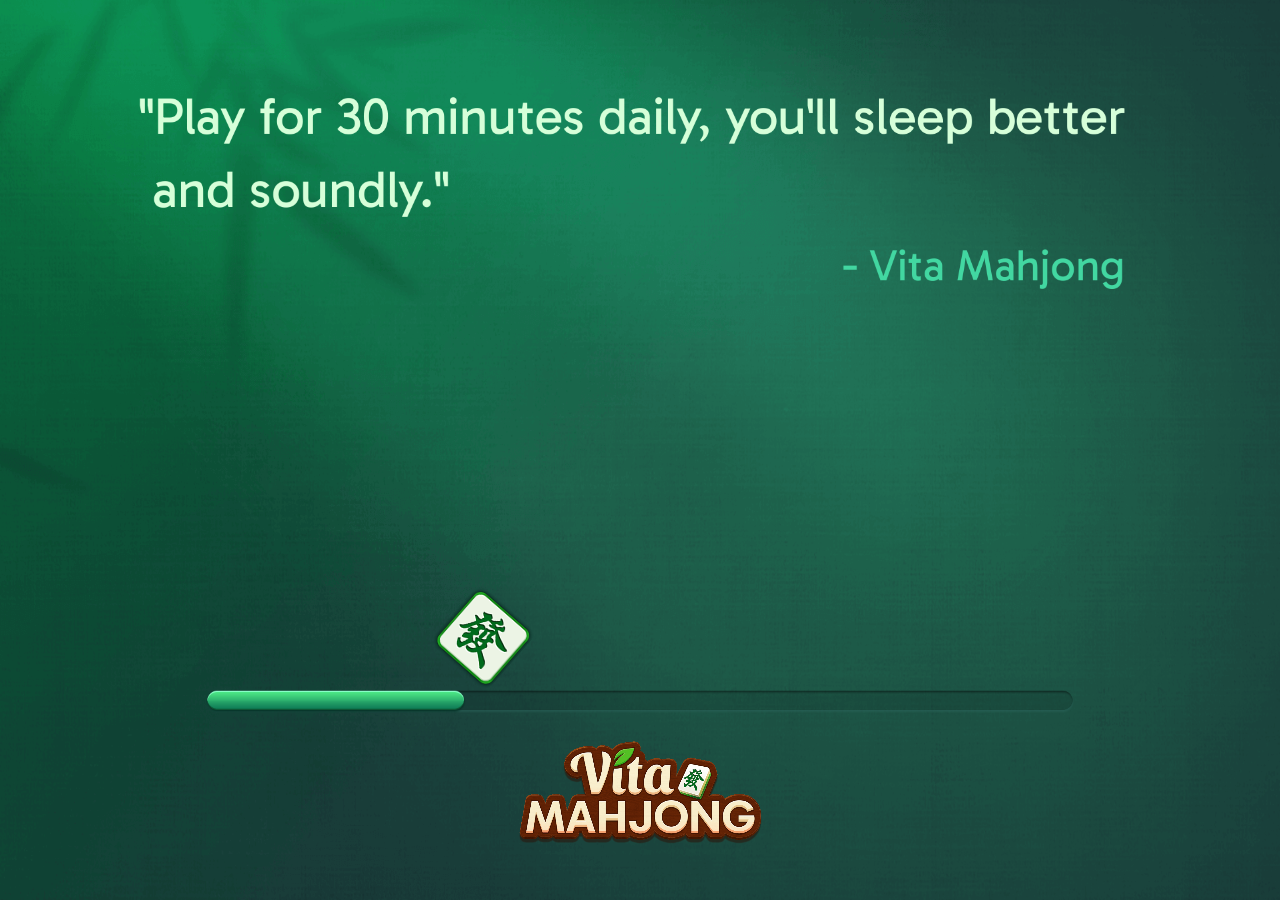
<file: index.html>
<!doctype html>
<html lang="en">
<head>
<meta charset="utf-8">
<meta http-equiv="Content-Security-Policy" content="default-src 'self'; script-src 'self' 'unsafe-eval' blob:; style-src 'self' 'unsafe-inline'; img-src 'self' data: blob:; font-src 'self' data: blob:; media-src 'self' blob:; connect-src 'self'; worker-src 'self' blob:; frame-src 'none'; object-src 'none'; base-uri 'self'; form-action 'none'">
<meta name="referrer" content="no-referrer">
<title>Vita Mahjong — 在线试玩</title>
<meta name="viewport" content="width=device-width,initial-scale=1,minimum-scale=1,maximum-scale=1,user-scalable=no">
<meta name="mobile-web-app-capable" content="yes">
<link rel="icon" href="data:,">
<link rel="stylesheet" href="local.css">
</head>
<body>
<div id="local-error" hidden role="alert"></div>
<script src="js/local-adapter.js"></script>
<script src="libs/laya.core-b33bb.js"></script>
<script src="libs/laya.webgl_2D-c4d21.js"></script>
<script src="libs/laya.ui-abf6d.js"></script>
<script src="libs/laya.line2D-10ef0.js"></script>
<script src="libs/laya.particleCommon-cd580.js"></script>
<script src="libs/laya.particle-d7703.js"></script>
<script src="libs/spine-core-4.1-8f8b0.js"></script>
<script src="libs/laya.spine-d0c78.js"></script>
<script src="js/bundle-ee64b.js"></script>
<script src="js/index-55f15.js"></script>
</body></html>
</file>
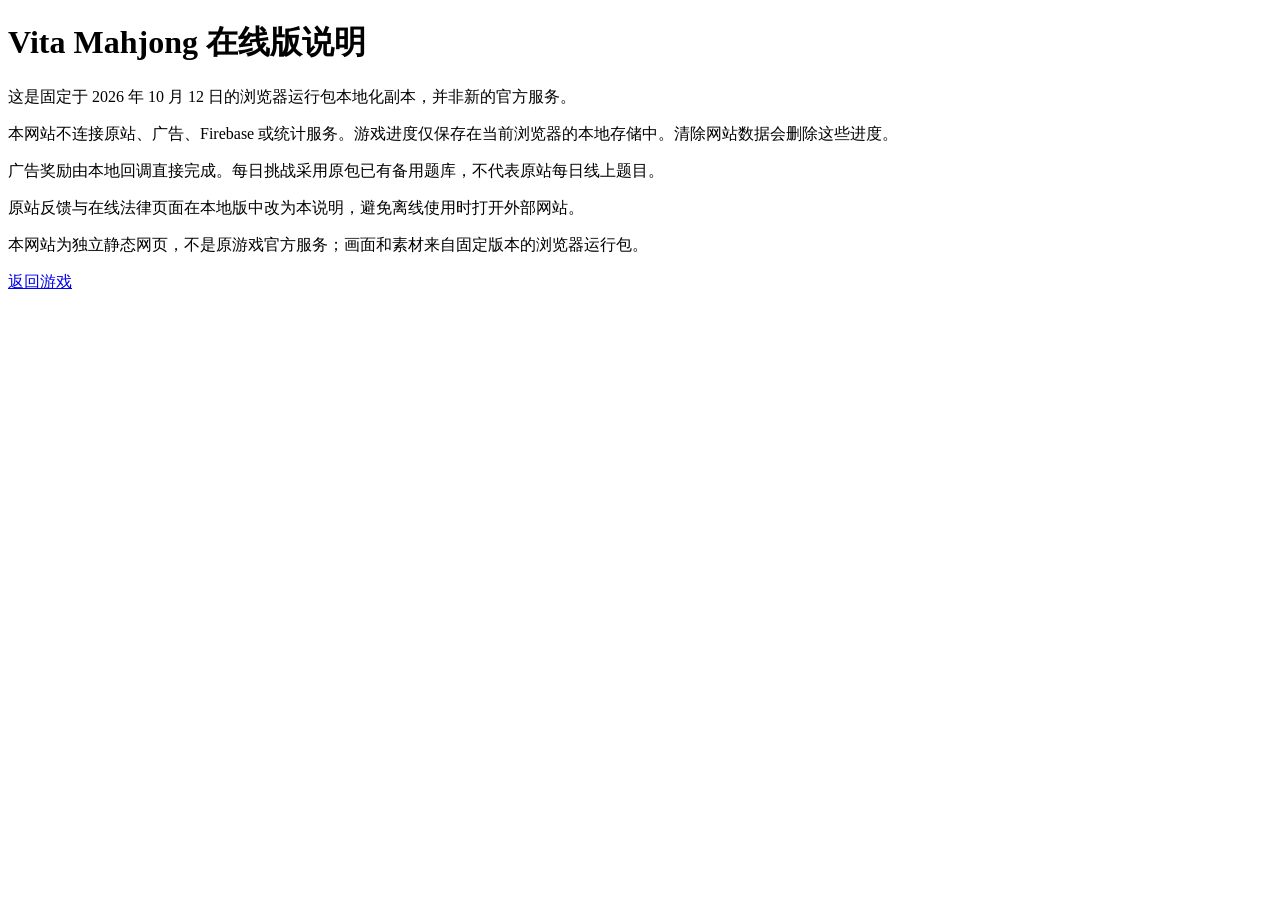
<file: local-info.html>
<!doctype html><html lang="zh-CN"><meta charset="utf-8"><meta name="viewport" content="width=device-width,initial-scale=1"><title>在线版说明</title><body><h1>Vita Mahjong 在线版说明</h1><p>这是固定于 2026 年 10 月 12 日的浏览器运行包本地化副本，并非新的官方服务。</p><p>本网站不连接原站、广告、Firebase 或统计服务。游戏进度仅保存在当前浏览器的本地存储中。清除网站数据会删除这些进度。</p><p>广告奖励由本地回调直接完成。每日挑战采用原包已有备用题库，不代表原站每日线上题目。</p><p>原站反馈与在线法律页面在本地版中改为本说明，避免离线使用时打开外部网站。</p><p>本网站为独立静态网页，不是原游戏官方服务；画面和素材来自固定版本的浏览器运行包。</p><p><a href="./">返回游戏</a></p></body></html>
</file>
<file: local.css>
/* 保留原版画布排布；只为本地错误提示添加样式。 */
html,body{margin:0;width:100%;height:100%;overflow:hidden;background:#000;color:#fff}
#local-error{position:fixed;z-index:99999;left:16px;right:16px;bottom:16px;padding:16px;border:1px solid #c97e50;border-radius:8px;background:#331910;font:16px/1.6 sans-serif}
#local-error[hidden]{display:none}
</file>
